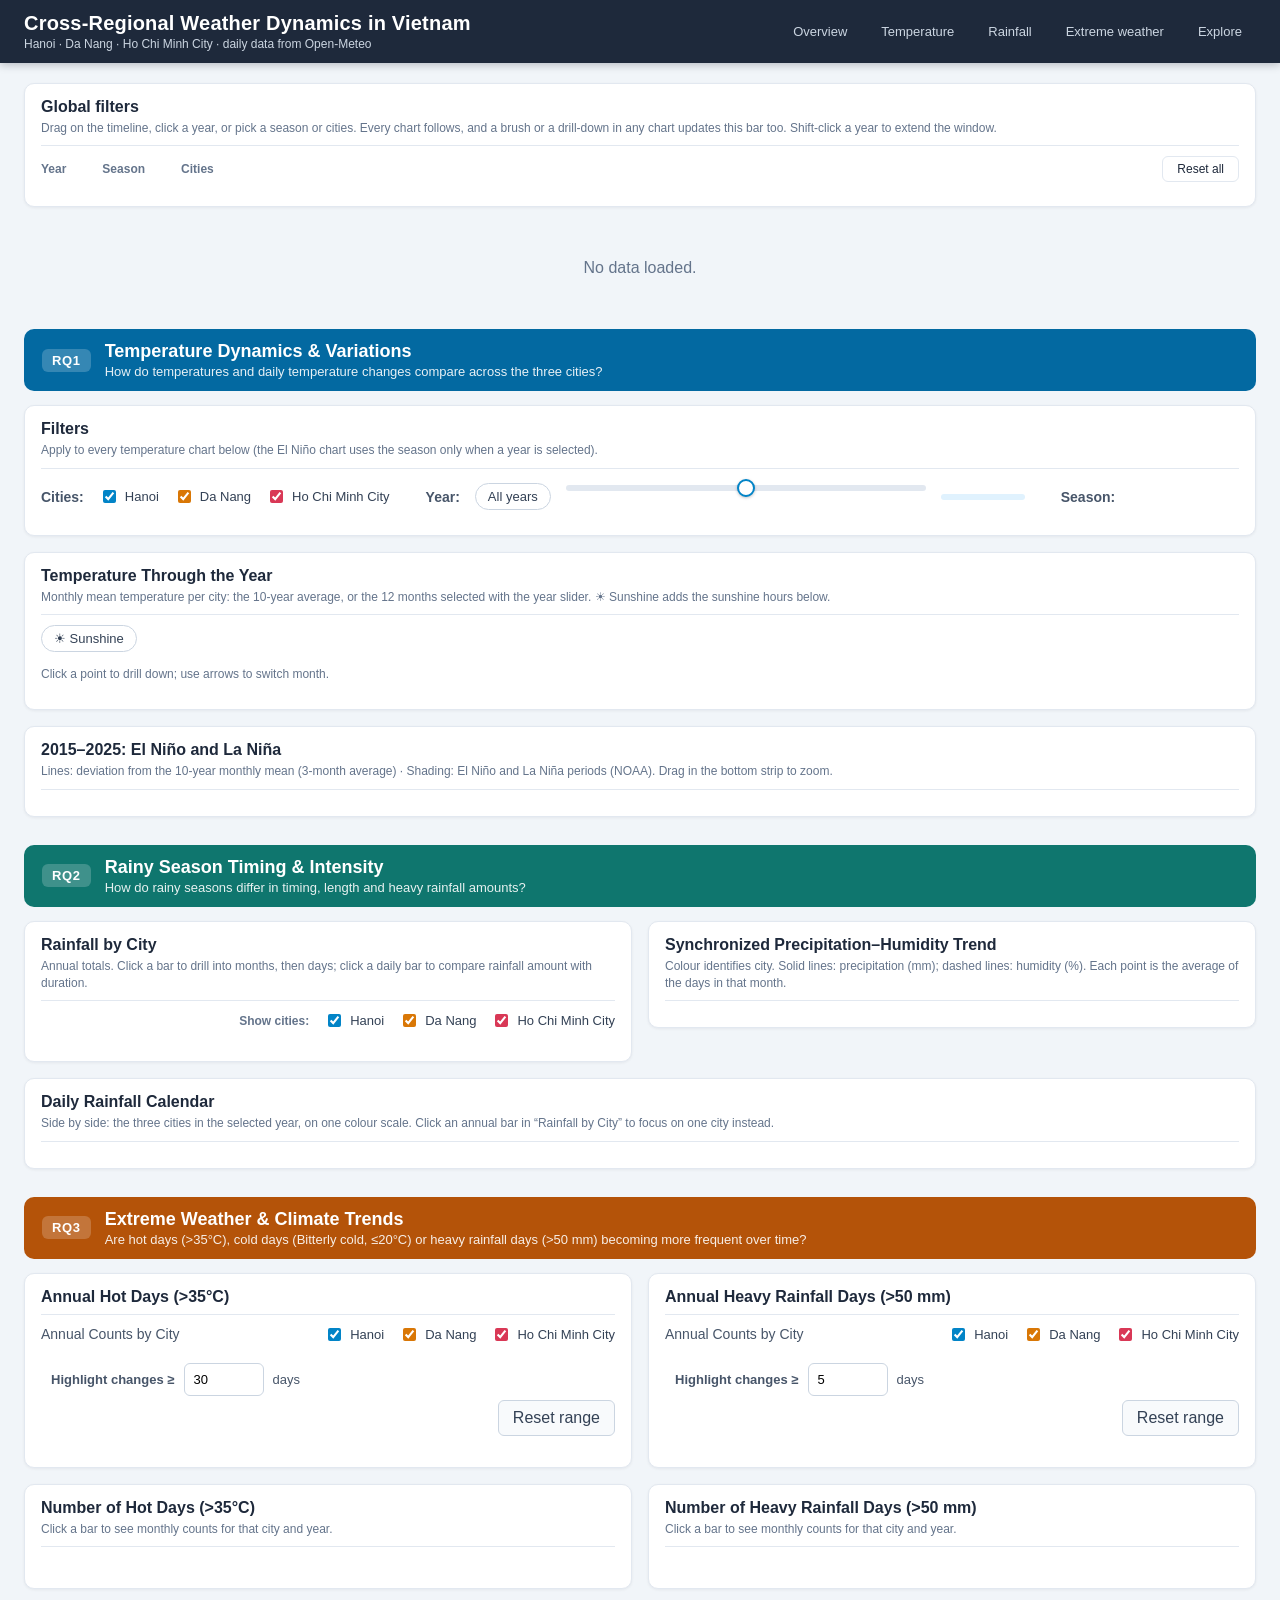
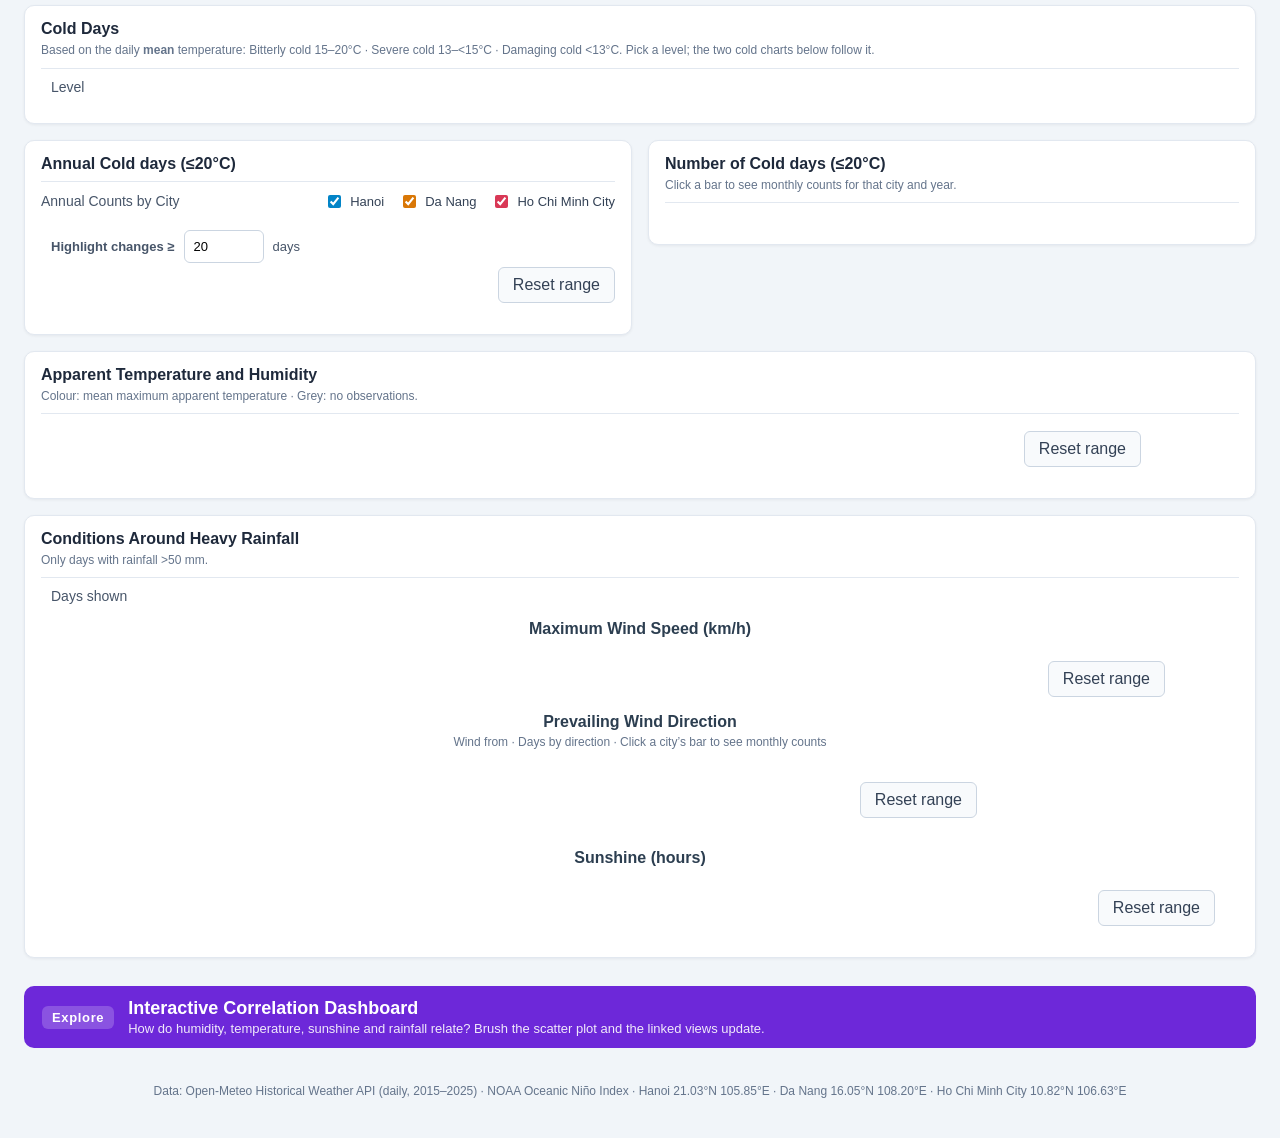
<file: index.html>
<!doctype html>
<html lang="en">
  <head>
    <meta charset="UTF-8" />
    <meta name="viewport" content="width=device-width, initial-scale=1.0" />
    <title>
      Weather Dashboard – Cross-Regional Weather Dynamics in Vietnam
    </title>
    <!-- Favicon -->
    <link rel="icon" href="assets/icons/meteorology.png" type="image/png" />
    <!-- Stylesheets: the three panels' own CSS is reused unchanged -->
    <link rel="stylesheet" href="css/style.css" />
    <link rel="stylesheet" href="css/dashboard.css" />
    <link rel="stylesheet" href="css/extremes.css" />
    <!-- Layout of this one-page dashboard (cards, KPI row, grid) -->
    <link rel="stylesheet" href="css/dashboard-page.css" />
    <link rel="stylesheet" href="css/correlation.css" />
    <!-- Load D3.js v7 -->
    <script src="https://d3js.org/d3.v7.min.js"></script>
  </head>
  <body class="dashboard-page">
    <!-- ===== Header ===== -->
    <header class="dash-header">
      <div class="dash-header-inner">
        <div class="dash-title">
          <h1>Cross-Regional Weather Dynamics in Vietnam</h1>
          <p id="dashMeta">
            Hanoi · Da Nang · Ho Chi Minh City · daily data from Open-Meteo
          </p>
        </div>
        <button
          id="dashFilterPill"
          class="dash-pill"
          type="button"
          hidden
          title="Clear all filters"
        ></button>
        <nav class="dash-nav" aria-label="Dashboard sections">
          <a href="#controls" data-spy="controls">Overview</a>
          <a href="#temperature" data-spy="temperature">Temperature</a>
          <a href="#rainfall" data-spy="rainfall">Rainfall</a>
          <a href="#extremes" data-spy="extremes">Extreme weather</a>
          <a href="#correlation" data-spy="correlation">Explore</a>
        </nav>
      </div>
    </header>

    <main class="dash">
      <!-- ===== Global filters: one shared state for every chart (js/dashboardSync.js) ===== -->
      <section id="controls" class="dash-section" aria-label="Global filters">
        <article class="card card-wide controls-card">
          <header class="card-head">
            <h3>Global filters</h3>
            <p>
              Drag on the timeline, click a year, or pick a season or cities.
              Every chart follows, and a brush or a drill-down in any chart
              updates this bar too. Shift-click a year to extend the window.
            </p>
          </header>
          <div class="gc-row">
            <div class="gc-group">
              <span class="gc-label">Year</span>
              <div id="gcYears" class="chip-row"></div>
            </div>
            <div class="gc-group">
              <span class="gc-label">Season</span>
              <div id="gcSeasons" class="chip-row"></div>
            </div>
            <div class="gc-group">
              <span class="gc-label">Cities</span>
              <div id="gcCities" class="chip-row"></div>
            </div>
            <button id="gcReset" class="extreme-reset" type="button">
              Reset all
            </button>
          </div>
          <div id="gcTimeline" class="gc-timeline"></div>
          <p id="gcSummary" class="gc-summary" aria-live="polite"></p>
        </article>
      </section>

      <!-- ===== KPI scorecard (filled by js/dashboard.js; follows the global filters) ===== -->
      <section id="kpis" class="dash-section" aria-label="Key figures by city">
        <p id="kpiScope" class="kpi-scope"></p>
        <div id="kpiRow" class="kpi-row">
          <p class="kpi-loading">Loading data…</p>
        </div>
      </section>

      <!-- ===== RQ1: Temperature ===== -->
      <section id="temperature" class="dash-section">
        <div class="band band-temperature">
          <span class="band-tag">RQ1</span>
          <div>
            <h2>Temperature Dynamics &amp; Variations</h2>
            <p>
              How do temperatures and daily temperature changes compare across
              the three cities?
            </p>
          </div>
        </div>

        <div class="dash-grid">
          <article class="card card-wide card-filters">
            <header class="card-head">
              <h3>Filters</h3>
              <p>
                Apply to every temperature chart below (the El Niño chart uses
                the season only when a year is selected).
              </p>
            </header>
            <div class="temperature-filters">
              <div class="controls temperature-filter-bar">
                <span class="view-label">Cities:</span>
                <div id="cityFilters" class="city-filters">
                  <label class="filter-label hanoi-label">
                    <input type="checkbox" value="Hanoi" checked /> Hanoi
                  </label>
                  <label class="filter-label danang-label">
                    <input type="checkbox" value="Da Nang" checked /> Da Nang
                  </label>
                  <label class="filter-label hcm-label">
                    <input type="checkbox" value="Ho Chi Minh City" checked />
                    Ho Chi Minh City
                  </label>
                </div>
              </div>
              <div class="controls temperature-filter-bar">
                <label class="view-label" for="temperatureYear">Year:</label>
                <button
                  id="temperatureAllYears"
                  class="temperature-season"
                  type="button"
                >
                  All years
                </button>
                <div id="temperatureYearSlider" class="temperature-year-slider">
                  <input type="range" id="temperatureYear" step="1" />
                  <div
                    id="temperatureYearTicks"
                    class="temperature-year-ticks"
                  ></div>
                </div>
                <output
                  id="temperatureYearValue"
                  class="temperature-year-value"
                  for="temperatureYear"
                ></output>
              </div>
              <div class="controls temperature-filter-bar">
                <span class="view-label">Season:</span>
                <div
                  id="temperatureSeasonFilter"
                  class="temperature-season-filter"
                  role="group"
                  aria-label="Season filter"
                ></div>
              </div>
            </div>
          </article>

          <article class="card card-wide">
            <header class="card-head">
              <h3>Temperature Through the Year</h3>
              <p>
                Monthly mean temperature per city: the 10-year average, or the
                12 months selected with the year slider. ☀ Sunshine adds the
                sunshine hours below.
              </p>
            </header>
            <div class="controls temperature-filter-bar">
              <button
                id="temperatureSunshineToggle"
                class="temperature-season"
                type="button"
                aria-pressed="false"
              >
                ☀ Sunshine
              </button>
            </div>
            <p class="temperature-chart-hint">
              Click a point to drill down; use arrows to switch month.
            </p>
            <nav
              id="temperatureFingerprintPath"
              class="temperature-path"
              aria-label="Drill-down path"
            ></nav>
            <div
              id="temperature-fingerprint-chart"
              class="temperature-chart"
            ></div>
            <div
              id="temperature-fingerprint-sunshine"
              class="temperature-chart temperature-sunshine-strips"
            ></div>
          </article>

          <article class="card card-wide">
            <header class="card-head">
              <h3>2015–2025: El Niño and La Niña</h3>
              <p>
                Lines: deviation from the 10-year monthly mean (3-month
                average) · Shading: El Niño and La Niña periods (NOAA). Drag in
                the bottom strip to zoom.
              </p>
            </header>
            <div
              id="temperature-timeline-chart"
              class="temperature-chart"
            ></div>
          </article>
        </div>
      </section>

      <!-- ===== RQ2: Rainfall ===== -->
      <section id="rainfall" class="dash-section">
        <div class="band band-rainfall">
          <span class="band-tag">RQ2</span>
          <div>
            <h2>Rainy Season Timing &amp; Intensity</h2>
            <p>
              How do rainy seasons differ in timing, length and heavy rainfall
              amounts?
            </p>
          </div>
        </div>

        <div class="dash-grid">
          <article class="card">
            <header class="card-head">
              <h3>Rainfall by City</h3>
              <p>
                Annual totals. Click a bar to drill into months, then days;
                click a daily bar to compare rainfall amount with duration.
              </p>
            </header>
            <div class="controls">
              <div class="controls-left">
                <button id="rainfallBackButton" class="back-btn">← Back</button>
                <span id="rainfallViewLabel" class="view-label"></span>
              </div>
              <div
                id="rainfallCityFilters"
                class="city-filters rainfall-city-filters"
                role="group"
                aria-label="Filter rainfall charts by city"
              >
                <span class="filter-group-label">Show cities:</span>
                <label class="filter-label hanoi-label">
                  <input type="checkbox" value="Hanoi" checked /> Hanoi
                </label>
                <label class="filter-label danang-label">
                  <input type="checkbox" value="Da Nang" checked /> Da Nang
                </label>
                <label class="filter-label hcm-label">
                  <input type="checkbox" value="Ho Chi Minh City" checked /> Ho
                  Chi Minh City
                </label>
              </div>
            </div>
            <div id="rainfall-chart"></div>

            <section
              id="rainfall-duration-breakdown"
              class="rainfall-duration-breakdown"
              hidden
            >
              <h3>Daily Rainfall Amount vs. Duration</h3>
              <p>
                Each point is one day in the selected month. Farther right means
                more rainfall; higher means more hours of rain. High rainfall
                over few hours suggests a brief, intense event; moderate
                rainfall over many hours suggests persistent rain. The selected
                day is highlighted.
              </p>
              <p
                id="rainfall-duration-summary"
                class="rainfall-duration-summary"
              ></p>
              <div
                id="rainfall-duration-chart"
                class="rainfall-duration-chart"
              ></div>
            </section>
          </article>

          <article class="card">
            <header class="card-head">
              <h3>Synchronized Precipitation–Humidity Trend</h3>
              <p>
                Colour identifies city. Solid lines: precipitation (mm); dashed
                lines: humidity (%). Each point is the average of the days in
                that month.
              </p>
            </header>
            <div
              id="precipitation-humidity-chart"
              class="precipitation-humidity-chart"
            ></div>
          </article>

          <article class="card card-wide">
            <header class="card-head">
              <h3>Daily Rainfall Calendar</h3>
              <p>
                Side by side: the three cities in the selected year, on one
                colour scale. Click an annual bar in “Rainfall by City” to focus
                on one city instead.
              </p>
            </header>
            <div class="rainfall-calendar-layout">
              <div id="rainfall-heatmap"></div>
              <aside id="rainfall-detail" hidden></aside>
            </div>
          </article>
        </div>
      </section>

      <!-- ===== RQ3: Extreme weather ===== -->
      <section id="extremes" class="dash-section">
        <div class="band band-extremes">
          <span class="band-tag">RQ3</span>
          <div>
            <h2>Extreme Weather &amp; Climate Trends</h2>
            <p>
              Are hot days (&gt;35°C), cold days (Bitterly cold, ≤20°C) or heavy rainfall
              days (&gt;50 mm) becoming more frequent over time?
            </p>
          </div>
        </div>

        <div class="dash-grid">
          <article class="card">
            <header class="card-head">
              <h3>Annual Hot Days (&gt;35°C)</h3>
            </header>
            <div class="controls">
              <span class="view-label">Annual Counts by City</span>
              <div id="extremeCityFilters" class="city-filters">
                <label class="filter-label hanoi-label">
                  <input type="checkbox" value="Hanoi" checked /> Hanoi
                </label>
                <label class="filter-label danang-label">
                  <input type="checkbox" value="Da Nang" checked /> Da Nang
                </label>
                <label class="filter-label hcm-label">
                  <input type="checkbox" value="Ho Chi Minh City" checked /> Ho
                  Chi Minh City
                </label>
              </div>
            </div>
            <div class="extreme-chart-layout">
              <div id="hot-days-chart" class="extreme-chart"></div>
              <div class="extreme-threshold">
                <label for="hotDaysChangeThreshold">Highlight changes ≥</label>
                <div class="extreme-threshold-value">
                  <input
                    id="hotDaysChangeThreshold"
                    type="number"
                    min="1"
                    max="366"
                    step="1"
                    value="30"
                    required
                  />
                  <span>days</span>
                </div>
              </div>
            </div>
            <div class="extreme-zoom-row">
              <div
                id="hotDaysBrush"
                class="extreme-chart extreme-overview"
              ></div>
              <button id="hotDaysResetZoom" class="extreme-reset" type="button">
                Reset range
              </button>
            </div>
            <div class="controls">
              <span
                id="hotDaysYearRange"
                class="view-label"
                aria-live="polite"
              ></span>
            </div>
          </article>

          <article class="card">
            <header class="card-head">
              <h3>Annual Heavy Rainfall Days (&gt;50 mm)</h3>
            </header>
            <div class="controls">
              <span class="view-label">Annual Counts by City</span>
              <div id="heavyRainCityFilters" class="city-filters">
                <label class="filter-label hanoi-label">
                  <input type="checkbox" value="Hanoi" checked /> Hanoi
                </label>
                <label class="filter-label danang-label">
                  <input type="checkbox" value="Da Nang" checked /> Da Nang
                </label>
                <label class="filter-label hcm-label">
                  <input type="checkbox" value="Ho Chi Minh City" checked /> Ho
                  Chi Minh City
                </label>
              </div>
            </div>
            <div class="extreme-chart-layout">
              <div id="heavy-rain-days-chart" class="extreme-chart"></div>
              <div class="extreme-threshold">
                <label for="heavyRainDaysChangeThreshold"
                  >Highlight changes ≥</label
                >
                <div class="extreme-threshold-value">
                  <input
                    id="heavyRainDaysChangeThreshold"
                    type="number"
                    min="1"
                    max="366"
                    step="1"
                    value="5"
                    required
                  />
                  <span>days</span>
                </div>
              </div>
            </div>
            <div class="extreme-zoom-row">
              <div
                id="heavyRainDaysBrush"
                class="extreme-chart extreme-overview"
              ></div>
              <button
                id="heavyRainDaysResetZoom"
                class="extreme-reset"
                type="button"
              >
                Reset range
              </button>
            </div>
            <div class="controls">
              <span
                id="heavyRainDaysYearRange"
                class="view-label"
                aria-live="polite"
              ></span>
            </div>
          </article>

          <article class="card">
            <header class="card-head">
              <h3>Number of Hot Days (&gt;35°C)</h3>
              <p>Click a bar to see monthly counts for that city and year.</p>
            </header>
            <div
              id="extremeFrequencyLegend"
              class="extreme-frequency-legend"
              role="list"
              aria-label="City colours for hot day frequency"
            ></div>
            <nav
              id="extreme-frequency-hot-path"
              class="extreme-frequency-path"
              aria-label="Hot day frequency navigation"
              hidden
            ></nav>
            <div id="extreme-frequency-hot" class="extreme-chart"></div>
          </article>

          <article class="card">
            <header class="card-head">
              <h3>Number of Heavy Rainfall Days (&gt;50 mm)</h3>
              <p>Click a bar to see monthly counts for that city and year.</p>
            </header>
            <div
              id="extremeRainFrequencyLegend"
              class="extreme-frequency-legend"
              role="list"
              aria-label="City colours for heavy rainfall frequency"
            ></div>
            <nav
              id="extreme-frequency-rain-path"
              class="extreme-frequency-path"
              aria-label="Heavy rainfall frequency navigation"
              hidden
            ></nav>
            <div id="extreme-frequency-rain" class="extreme-chart"></div>
          </article>

          <article class="card card-wide">
            <header class="card-head">
              <h3>Cold Days</h3>
              <p>
                Based on the daily <strong>mean</strong> temperature: Bitterly cold
                15–20°C · Severe cold 13–&lt;15°C · Damaging cold &lt;13°C. Pick a level;
                the two cold charts below follow it.
              </p>
            </header>
            <div class="extreme-level-toolbar">
              <span class="view-label">Level</span>
              <div id="extremeColdLevel"></div>
            </div>
          </article>

          <article class="card">
            <header class="card-head">
              <h3 id="coldTrendTitle">Annual Cold days (≤20°C)</h3>
            </header>
            <div class="controls">
              <span class="view-label">Annual Counts by City</span>
              <div id="coldCityFilters" class="city-filters">
                <label class="filter-label hanoi-label">
                  <input type="checkbox" value="Hanoi" checked /> Hanoi
                </label>
                <label class="filter-label danang-label">
                  <input type="checkbox" value="Da Nang" checked /> Da Nang
                </label>
                <label class="filter-label hcm-label">
                  <input type="checkbox" value="Ho Chi Minh City" checked /> Ho
                  Chi Minh City
                </label>
              </div>
            </div>
            <div class="extreme-chart-layout">
              <div id="cold-days-chart" class="extreme-chart"></div>
              <div class="extreme-threshold">
                <label for="coldDaysChangeThreshold">Highlight changes ≥</label>
                <div class="extreme-threshold-value">
                  <input
                    id="coldDaysChangeThreshold"
                    type="number"
                    min="1"
                    max="366"
                    step="1"
                    value="20"
                    required
                  />
                  <span>days</span>
                </div>
              </div>
            </div>
            <div class="extreme-zoom-row">
              <div
                id="coldDaysBrush"
                class="extreme-chart extreme-overview"
              ></div>
              <button
                id="coldDaysResetZoom"
                class="extreme-reset"
                type="button"
              >
                Reset range
              </button>
            </div>
            <div class="controls">
              <span
                id="coldDaysYearRange"
                class="view-label"
                aria-live="polite"
              ></span>
            </div>
          </article>

          <article class="card">
            <header class="card-head">
              <h3 id="coldFrequencyTitle">Number of Cold days (≤20°C)</h3>
              <p>Click a bar to see monthly counts for that city and year.</p>
            </header>
            <div
              id="extremeColdFrequencyLegend"
              class="extreme-frequency-legend"
              role="list"
              aria-label="City colours for cold day frequency"
            ></div>
            <nav
              id="extreme-frequency-cold-path"
              class="extreme-frequency-path"
              aria-label="Cold day frequency navigation"
              hidden
            ></nav>
            <div id="extreme-frequency-cold" class="extreme-chart"></div>
          </article>

          <article class="card card-wide">
            <header class="card-head">
              <h3 id="extreme-heat-title">Apparent Temperature and Humidity</h3>
              <p>
                Colour: mean maximum apparent temperature · Grey: no
                observations.
              </p>
            </header>
            <div class="extreme-heatmap-toolbar">
              <div
                id="extremeHeatmapCities"
                class="city-filters"
                role="group"
                aria-label="Cities for apparent temperature maps"
              ></div>
              <div
                id="extreme-heatmap-legend"
                class="extreme-chart extreme-colour-legend"
              ></div>
            </div>
            <div id="extreme-heatmap" class="extreme-heatmap-grid"></div>
            <div class="extreme-zoom-row">
              <div
                id="extremeHeatmapBrush"
                class="extreme-chart extreme-overview"
              ></div>
              <button
                id="extremeHeatmapResetRange"
                class="extreme-reset"
                type="button"
              >
                Reset range
              </button>
            </div>
            <div class="controls">
              <span
                id="extremeHeatmapYearRange"
                class="view-label"
                aria-live="polite"
              ></span>
            </div>
          </article>

          <article class="card card-wide">
            <header class="card-head">
              <h3 id="extreme-storm-title">Conditions Around Heavy Rainfall</h3>
              <p id="extreme-storm-note">Only days with rainfall &gt;50 mm.</p>
            </header>
            <div class="extreme-level-toolbar">
              <span class="view-label">Days shown</span>
              <div id="extremeEventType"></div>
            </div>
            <div id="extreme-storm-plots">
              <h4 class="extreme-chart-title">Maximum Wind Speed (km/h)</h4>
              <div
                id="extremeWindCities"
                class="city-filters"
                role="group"
                aria-label="Cities for maximum wind speed"
              ></div>
              <div id="extreme-storm-wind" class="extreme-chart"></div>
              <div class="extreme-zoom-row">
                <div
                  id="extremeWindBrush"
                  class="extreme-chart extreme-overview"
                ></div>
                <button
                  id="extremeWindResetRange"
                  class="extreme-reset"
                  type="button"
                >
                  Reset range
                </button>
              </div>
              <div class="controls">
                <span
                  id="extremeWindRange"
                  class="view-label"
                  aria-live="polite"
                ></span>
              </div>
              <h4 class="extreme-chart-title">Prevailing Wind Direction</h4>
              <p class="extreme-note">
                Wind from · Days by direction · Click a city’s bar to see
                monthly counts
              </p>
              <div class="extreme-direction-layout">
                <div
                  id="extremeStormDirectionLegend"
                  class="extreme-city-legend"
                  role="list"
                  aria-label="Wind direction colours"
                ></div>
                <div
                  id="extremeStormDirectionPath"
                  class="extreme-frequency-path"
                  aria-live="polite"
                  hidden
                ></div>
                <div id="extreme-storm-direction" class="extreme-chart"></div>
                <div class="extreme-zoom-row">
                  <div
                    id="extremeDirectionBrush"
                    class="extreme-chart extreme-overview"
                  ></div>
                  <button
                    id="extremeDirectionResetRange"
                    class="extreme-reset"
                    type="button"
                  >
                    Reset range
                  </button>
                </div>
                <div class="controls">
                  <span
                    id="extremeDirectionRange"
                    class="view-label"
                    aria-live="polite"
                  ></span>
                </div>
                <aside
                  class="extreme-direction-roses"
                  aria-label="Wind roses for the selected date range"
                >
                  <div id="extremeDirectionRoses"></div>
                </aside>
              </div>
              <h4 class="extreme-chart-title">Sunshine (hours)</h4>
              <div
                id="extremeSunshineCities"
                class="city-filters"
                role="group"
                aria-label="Cities for sunshine duration"
              ></div>
              <div id="extreme-storm-sunshine" class="extreme-chart"></div>
            </div>
            <div class="extreme-zoom-row">
              <div
                id="extremeStormBrush"
                class="extreme-chart extreme-overview"
              ></div>
              <button
                id="extremeStormResetRange"
                class="extreme-reset"
                type="button"
              >
                Reset range
              </button>
            </div>
            <div class="controls">
              <span
                id="extremeStormRange"
                class="view-label"
                aria-live="polite"
              ></span>
            </div>
          </article>
        </div>
      </section>

      <!-- ===== Linked views: scatter + distributions that share the filtered data ===== -->
      <section id="correlation" class="dash-section">
        <div class="band band-correlation">
          <span class="band-tag">Explore</span>
          <div>
            <h2>Interactive Correlation Dashboard</h2>
            <p>
              How do humidity, temperature, sunshine and rainfall relate? Brush
              the scatter plot and the linked views update.
            </p>
          </div>
        </div>
        <div id="correlationRoot"></div>
      </section>

      <footer class="dash-footer">
        Data: Open-Meteo Historical Weather API (daily, 2015–2025) · NOAA
        Oceanic Niño Index · Hanoi 21.03°N 105.85°E · Da Nang 16.05°N 108.20°E ·
        Ho Chi Minh City 10.82°N 106.63°E
      </footer>
    </main>

    <!-- Same modular scripts as index.html (tabs.js is not needed: no tabs here) -->
    <script src="js/utils.js"></script>
    <script src="js/dashboardSync.js"></script>
    <script src="js/filters.js"></script>
    <script src="js/extremes/extremeShared.js"></script>
    <script src="js/extremes/extremeTrends.js"></script>
    <script src="js/extremes/extremeFrequency.js"></script>
    <script src="js/extremes/extremeHeatmap.js"></script>
    <script src="js/extremes/extremeStormDrivers.js"></script>
    <script src="js/dataLoader.js"></script>
    <script src="js/temperature/temperatureShared.js"></script>
    <script src="js/temperature/temperatureTypicalYear.js"></script>
    <script src="js/temperature/temperatureElNino.js"></script>
    <script src="js/main.js"></script>
    <!-- Dashboard-only: shared views, global filter bar, correlation views, KPI row + nav highlight -->
    <script src="js/dashboardViews.js"></script>
    <script src="js/dashboardControls.js"></script>
    <script src="js/correlation.js"></script>
    <script src="js/dashboard.js"></script>
  </body>
</html>
</file>
<file: css/style.css>
body {
    font-family: -apple-system, BlinkMacSystemFont, "Segoe UI", Roboto, Helvetica, Arial, sans-serif;
    margin: 0;
    padding: 30px;
    background: #f4f6f8;
    color: #333;
}

.container {
    max-width: 950px;
    margin: 0 auto;
    background: #fff;
    padding: 25px;
    border-radius: 10px;
    box-shadow: 0 4px 12px rgba(0, 0, 0, 0.08);
}

h2 {
    text-align: center;
    color: #2c3e50;
    margin-bottom: 25px;
}
</file>
<file: css/dashboard.css>
:root {
    --color-hcm: #D93856;
    /* Red */
    --color-hanoi: #0284C7;
    /* Blue */
    --color-danang: #D97706;
    /* Amber */
}

.tabs {
    display: flex;
    flex-wrap: wrap;
    gap: 10px;
    margin-bottom: 25px;
}

.tab-button {
    padding: 10px 16px;
    border: 1px solid #cbd5e1;
    border-radius: 6px;
    background: #f8fafc;
    color: #334155;
    font: inherit;
    cursor: pointer;
}

.tab-button:hover {
    background: #e2e8f0;
}

.tab-button.active {
    background: #0284C7;
    border-color: #0284C7;
    color: #fff;
}

.hcm-label input {
    accent-color: var(--color-hcm);
}

.hanoi-label input {
    accent-color: var(--color-hanoi);
}

.danang-label input {
    accent-color: var(--color-danang);
}

#chart {
    display: flex;
    justify-content: center;
}

.line {
    fill: none;
    stroke-width: 2.5px;
    opacity: 0.85;
    transition: opacity 0.2s, stroke-width 0.2s;
}

.line:hover {
    opacity: 1;
    stroke-width: 3.5px;
}

.axis path,
.axis line {
    stroke: #cbd5e1;
}

.axis text {
    font-size: 12px;
    fill: #64748b;
}

.legend {
    cursor: pointer;
    font-size: 13px;
}

.dot {
    cursor: pointer;
    transition: r 0.2s;
}

.dot:hover {
    r: 6;
}

.tooltip {
    position: absolute;
    background: rgba(15, 23, 42, 0.9);
    color: #fff;
    padding: 8px 12px;
    border-radius: 4px;
    font-size: 12px;
    pointer-events: none;
    box-shadow: 0 2px 6px rgba(0, 0, 0, 0.2);
    transition: opacity 0.2s ease-in-out;
}

.controls {
    display: flex;
    justify-content: space-between;
    align-items: center;
    flex-wrap: wrap;
    gap: 15px;
    margin-bottom: 15px;
    padding: 0 10px;
}

.controls-left {
    display: flex;
    align-items: center;
    gap: 10px;
}

.back-btn {
    padding: 6px 12px;
    border-radius: 6px;
    border: 1px solid #cbd5e1;
    background: #f8fafc;
    cursor: pointer;
    font-size: 13px;
    display: none;
}

.back-btn:hover {
    background: #f1f5f9;
}

.view-label {
    font-weight: 600;
    color: #475569;
    font-size: 14px;
}

.city-filters {
    display: flex;
    gap: 15px;
    font-size: 13px;
    font-weight: 500;
    color: #334155;
}

.filter-label {
    cursor: pointer;
    display: flex;
    align-items: center;
    gap: 6px;
}

.filter-label input {
    cursor: pointer;
}

.rainfall-city-filters {
    align-items: center;
    flex-wrap: wrap;
}

.filter-group-label {
    color: #64748b;
    font-size: 12px;
    font-weight: 600;
}

#rainfall-chart {
    position: relative;
}

#rainfall-chart svg {
    display: block;
    max-width: 100%;
    height: auto;
    overflow: visible;
}

.rainfall-bar {
    transition: filter 160ms ease, opacity 160ms ease;
}

.rainfall-bar:hover,
.rainfall-bar:focus {
    filter: brightness(1.12);
    outline: none;
}

.rainfall-bar:focus-visible {
    stroke: #0f172a;
    stroke-width: 2px;
}

.rainfall-bar.is-zero {
    stroke-linejoin: round;
}

.rainfall-bar.is-selected {
    stroke: #0f172a;
    stroke-width: 2px;
}

.rainfall-hit-area {
    fill: transparent;
    cursor: pointer;
    pointer-events: all;
}

.rainfall-zero-label {
    font-size: 10px;
    font-weight: 700;
    pointer-events: none;
}

.zero-bar-note {
    fill: #64748b;
    font-size: 11px;
}

.rainfall-empty {
    min-height: 2rem;
    margin: 1rem;
    color: #64748b;
    text-align: center;
}

.rainfall-calendar-layout {
    display: flex;
    align-items: flex-start;
    gap: 24px;
}

#rainfall-heatmap {
    flex: 0 1 auto;
    min-width: 0;
}

#rainfall-heatmap svg {
    display: block;
    max-width: 100%;
    height: auto;
}

#rainfall-detail {
    box-sizing: border-box;
    flex: 0 0 280px;
    padding: 14px 16px;
    border-left: 3px solid #0284C7;
    border-radius: 6px;
    background: #f8fafc;
    color: #334155;
}

#rainfall-detail h4 {
    margin: 0 0 14px;
    color: #1e293b;
    font-size: 16px;
}

#rainfall-detail p {
    margin: 0 0 11px;
    font-size: 14px;
    line-height: 1.45;
}

.rainfall-calendar-layout.detail-below {
    flex-direction: column;
    gap: 12px;
}

.rainfall-calendar-layout.detail-below #rainfall-heatmap {
    width: 100%;
}

.rainfall-calendar-layout.detail-below #rainfall-detail {
    flex: 0 1 auto;
    width: 100%;
    border-top: 3px solid #0284C7;
    border-left: 0;
}

.rainfall-tooltip {
    z-index: 1000;
    max-width: 240px;
    line-height: 1.5;
}

.rainfall-duration-breakdown {
    margin: 24px 10px;
    padding: 18px 12px;
    border: 1px solid #e2e8f0;
    border-radius: 8px;
    background: #f8fafc;
}

.rainfall-duration-breakdown h3 {
    margin: 0 0 8px;
    color: #2c3e50;
    font-size: 16px;
    text-align: center;
}

.rainfall-duration-breakdown>p {
    max-width: 760px;
    margin: 8px auto;
    color: #64748b;
    font-size: 13px;
    line-height: 1.5;
    text-align: center;
}

.rainfall-duration-summary {
    color: #334155 !important;
    font-weight: 600;
}

.rainfall-duration-chart svg {
    display: block;
    max-width: 100%;
    height: auto;
    overflow: visible;
}

.rainfall-duration-point {
    cursor: pointer;
    transition: fill-opacity 140ms ease, r 140ms ease;
}

.rainfall-duration-point:hover,
.rainfall-duration-point:focus-visible {
    stroke: #0f172a;
    stroke-width: 2px;
    outline: none;
}

.tooltip-period {
    color: #cbd5e1;
}

.chart-description {
    max-width: 760px;
    margin: -5px auto 12px;
    color: #64748b;
    font-size: 13px;
    line-height: 1.5;
    text-align: center;
}

.precipitation-humidity-chart svg {
    display: block;
    max-width: 100%;
    height: auto;
    overflow: visible;
}

.precipitation-line,
.humidity-line {
    transition: opacity 180ms ease, stroke-width 180ms ease;
}

.precipitation-humidity-hit {
    fill: transparent;
    pointer-events: all;
}

.precipitation-humidity-legend {
    fill: #475569;
    font-size: 12px;
}

.humidity-axis text {
    fill: #64748b;
}

#rainfall-heatmap .rainfall-day {
    transition: stroke 140ms ease, stroke-width 140ms ease;
}

#rainfall-heatmap .rainfall-day:hover {
    stroke: #0f172a;
    stroke-width: 2px;
}

.extreme-chart-title {
    text-align: center;
    color: #2c3e50;
    font-size: 16px;
    margin: 25px 0 15px;
}

.extreme-chart svg {
    display: block;
    max-width: 100%;
    height: auto;
}

.extreme-chart .dot {
    cursor: default;
}

.temperature-chart-title {
    text-align: center;
    color: #2c3e50;
    font-size: 16px;
    margin: 35px 0 4px;
}

.temperature-chart-note {
    text-align: center;
    color: #64748b;
    font-size: 12px;
    margin: 0 0 10px;
}

.temperature-chart svg {
    display: block;
    max-width: 100%;
    height: auto;
}

/* Year slider with clickable labels ("All", '15 … '25) */
.temperature-year-slider {
    display: flex;
    flex-direction: column;
    width: 360px;
    max-width: 100%;
}

.temperature-year-slider input[type="range"] {
    -webkit-appearance: none;
    appearance: none;
    width: 100%;
    height: 6px;
    margin: 6px 0;
    border-radius: 999px;
    background: linear-gradient(to right, #0284c7 var(--fill, 0%), #e2e8f0 var(--fill, 0%));
    cursor: pointer;
    outline: none;
}

.temperature-year-slider input[type="range"]::-webkit-slider-thumb {
    -webkit-appearance: none;
    width: 18px;
    height: 18px;
    border: 2px solid #0284c7;
    border-radius: 50%;
    background: #fff;
    box-shadow: 0 1px 3px rgba(15, 23, 42, 0.25);
    transition: transform 0.15s, box-shadow 0.15s;
}

.temperature-year-slider input[type="range"]:hover::-webkit-slider-thumb {
    transform: scale(1.15);
}

.temperature-year-slider input[type="range"]:focus-visible::-webkit-slider-thumb {
    box-shadow: 0 0 0 4px rgba(2, 132, 199, 0.2);
}

/* Each year label sits at the January of its year (its position is set in temperatureShared.js) */
.temperature-year-ticks {
    position: relative;
    height: 16px;
    margin-top: 2px;
}

.temperature-year-ticks button {
    position: absolute;
    transform: translateX(-50%);
    width: 26px;
    padding: 0;
    border: none;
    background: none;
    color: #64748b;
    font-size: 11px;
    cursor: pointer;
}

/* While "All years" is active the slider is grey. */
.temperature-year-slider.inactive input[type="range"] {
    background: #e2e8f0;
}

.temperature-year-slider.inactive input[type="range"]::-webkit-slider-thumb {
    border-color: #94a3b8;
}

.temperature-year-ticks button:hover {
    color: #0284c7;
}

.temperature-year-ticks button.active {
    color: #0284c7;
    font-weight: 700;
}

/* Buttons left and right of the year slider, one step back or forward */
.temperature-step-button {
    width: 28px;
    height: 28px;
    padding: 0;
    border: 1px solid #cbd5e1;
    border-radius: 50%;
    background: #fff;
    color: #334155;
    font-size: 16px;
    line-height: 1;
    cursor: pointer;
}

.temperature-step-button:hover:not(:disabled) {
    border-color: #0284c7;
    color: #0284c7;
}

.temperature-step-button:disabled {
    opacity: 0.4;
    cursor: default;
}

.temperature-year-value {
    min-width: 64px;
    padding: 3px 10px;
    border-radius: 999px;
    background: #e0f2fe;
    color: #0369a1;
    font-size: 13px;
    font-weight: 600;
    text-align: center;
}

.temperature-filter-bar {
    justify-content: flex-start;
}

.temperature-filters {
    margin-bottom: 20px;
    padding: 6px 0 4px;
    border-bottom: 2px solid #e2e8f0;
}

.temperature-filters .controls {
    margin-bottom: 8px;
}

.temperature-filters-note {
    text-align: left;
    padding: 0 10px;
}

.temperature-season-filter {
    display: flex;
    flex-wrap: wrap;
    gap: 8px;
}

.temperature-season {
    padding: 5px 12px;
    border: 1px solid #cbd5e1;
    border-radius: 999px;
    background: #fff;
    color: #334155;
    font: inherit;
    font-size: 13px;
    cursor: pointer;
}

.temperature-season:hover {
    background: #f1f5f9;
}

.temperature-season.active {
    border-color: #2c3e50;
    background: #2c3e50;
    color: #fff;
}

/* Sunshine strips below "Temperature Through the Year", folded out with the "☀ Sunshine" button */
.temperature-sunshine-strips {
    max-height: 0;
    overflow: hidden;
    transition: max-height 0.45s ease;
}

.temperature-sunshine-strips.open {
    max-height: 400px;
}

/* Drill-down path of "Temperature Through the Year", e.g. "All years › April › 2019" */
.temperature-path {
    display: flex;
    align-items: center;
    gap: 6px;
    margin: 4px 0 8px;
    font-size: 14px;
}

.temperature-path-step {
    padding: 0;
    border: none;
    background: none;
    color: #0284c7;
    font-size: inherit;
    cursor: pointer;
}

.temperature-path-step:hover {
    text-decoration: underline;
}

.temperature-path-sep {
    color: #94a3b8;
}

.temperature-path-current {
    font-weight: 600;
    color: #334155;
}

/* Previous / next month in the day view */
.temperature-path-arrow {
    padding: 2px 10px;
    border: 1px solid #cbd5e1;
    border-radius: 999px;
    background: #fff;
    color: #334155;
    font-size: 12px;
    cursor: pointer;
}

.temperature-path-arrow-first {
    margin-left: 12px;
}

.temperature-path-arrow:hover:not(:disabled) {
    border-color: #0284c7;
    color: #0284c7;
}

.temperature-path-arrow:disabled {
    opacity: 0.4;
    cursor: default;
}

@media (max-width: 760px) {
    .rainfall-calendar-layout {
        flex-direction: column;
    }

    #rainfall-heatmap {
        width: 100%;
    }

    #rainfall-detail {
        flex: 1 1 auto;
        width: 100%;
        border-top: 3px solid #0284C7;
        border-left: 0;
    }
}

@media (prefers-reduced-motion: reduce) {
    .rainfall-bar,
    .rainfall-duration-point,
    .precipitation-line,
    .humidity-line,
    #rainfall-heatmap .rainfall-day {
        transition: none;
    }
}

/* Badge next to the month arrows when the season filter limits them */
.temperature-path-badge {
    padding: 2px 8px;
    border-radius: 999px;
    background: #fef3c7;
    color: #92400e;
    font-size: 11px;
}

/* One-line usage hint above "Temperature Through the Year" */
.temperature-chart-hint {
    margin: 0 0 4px;
    color: #64748b;
    font-size: 12px;
}
</file>
<file: css/extremes.css>
#extremes .view-label {
    font-weight: 400;
}

#extremes .city-filters,
#extremes .extreme-frequency-legend,
#extremes .extreme-city-legend {
    justify-content: flex-start;
    align-items: center;
    flex-wrap: wrap;
    margin: 8px 10px 15px;
}

#extremes .controls>.city-filters {
    margin: 0;
}

#extremes .extreme-chart-title,
#extremes .extreme-heatmap-card h4 {
    text-align: center;
    color: #2c3e50;
    font-size: 16px;
    font-weight: 700;
    margin: 35px 0 4px;
}

#extremes .extreme-change-marker {
    fill: none;
    stroke-width: 2;
    pointer-events: none;
}

#extremes .extreme-change-label {
    font-size: 12px;
    font-weight: 600;
    paint-order: stroke;
    stroke: #fff;
    stroke-width: 4;
    stroke-linejoin: round;
    pointer-events: none;
}

#extremes .extreme-note {
    text-align: center;
    color: #64748b;
    font-size: 12px;
    margin: 0 0 10px;
}

#extremes .extreme-chart-layout,
#extremes .extreme-zoom-row {
    display: flex;
    align-items: center;
    gap: 16px;
}

#extremes .extreme-chart-layout>.extreme-chart,
#extremes .extreme-overview {
    flex: 1;
    min-width: 0;
}

#extremes .extreme-threshold {
    flex: 0 0 155px;
    color: #475569;
    font-size: 13px;
}

#extremes .extreme-threshold label {
    display: block;
    margin-bottom: 8px;
    font-weight: 600;
}

#extremes .extreme-threshold-value {
    display: flex;
    align-items: center;
    gap: 8px;
    margin-bottom: 8px;
}

#extremes .extreme-threshold input {
    box-sizing: border-box;
    width: 80px;
    padding: 8px;
    border: 1px solid #cbd5e1;
    border-radius: 6px;
    font: inherit;
}

#extremes .extreme-threshold input:invalid {
    border-color: #b91c1c;
}

@media (max-width: 640px) {
    #extremes .extreme-chart-layout {
        flex-direction: column;
        align-items: stretch;
    }

    #extremes .extreme-threshold {
        flex-basis: auto;
        align-self: flex-end;
        margin-bottom: 12px;
    }
}

#extremes .extreme-reset {
    flex-shrink: 0;
    padding: 8px 14px;
    border: 1px solid #cbd5e1;
    border-radius: 6px;
    background: #f8fafc;
    color: #334155;
    font: inherit;
    cursor: pointer;
}

#extremes .extreme-reset:hover {
    background: #e2e8f0;
}

#extremes .extreme-brush .selection {
    fill: #0284c7;
    fill-opacity: 0.15;
    stroke: #0284c7;
}

#extremes .extreme-brush .handle {
    fill: #0284c7;
    fill-opacity: 0.85;
    stroke: #fff;
    stroke-width: 1;
    cursor: ew-resize;
}

#extremes .extreme-brush .handle:hover {
    fill: #0369a1;
    fill-opacity: 1;
}

#extremes .extreme-analysis {
    margin-top: 35px;
}

#extremes .extreme-grid line {
    stroke: #e2e8f0;
    stroke-dasharray: 4 4;
}

#extremes .extreme-axis-label {
    fill: #475569;
    font-size: 12px;
}

#extremes .extreme-heatmap-cell {
    stroke: #fff;
    stroke-width: 1;
    vector-effect: non-scaling-stroke;
}

#extremes .extreme-frequency-item:hover .extreme-frequency-bar,
#extremes .extreme-frequency-item:focus .extreme-frequency-bar,
#extremes .extreme-heatmap-cell:hover,
#extremes .extreme-wind-day[data-active="true"] .extreme-wind-dot,
#extremes .extreme-sunshine-day[data-active="true"] .extreme-sunshine-dot {
    stroke: #0f172a;
    stroke-width: 2;
}

#extremes .extreme-zero-bar {
    stroke-dasharray: 2 2;
}

#extremes .extreme-frequency-value {
    font-size: 11px;
    pointer-events: none;
}

#extremes .extreme-frequency-item[role="button"],
#extremes .extreme-direction-bar {
    cursor: pointer;
}

#extremes .extreme-frequency-legend,
#extremes .extreme-city-legend {
    display: flex;
    gap: 15px;
    color: #334155;
    font-size: 13px;
}

#extremes .extreme-frequency-legend-item,
#extremes .extreme-city-legend-item {
    display: inline-flex;
    align-items: center;
    gap: 6px;
}

#extremes .extreme-frequency-swatch,
#extremes .extreme-city-swatch {
    width: 10px;
    height: 10px;
    border-radius: 2px;
}

#extremes .extreme-frequency-path {
    margin: 4px 10px 8px;
    font-size: 14px;
}

#extremes .extreme-frequency-path:not([hidden]) {
    display: flex;
    align-items: center;
    flex-wrap: wrap;
    gap: 6px;
}

#extremes .extreme-path-step {
    padding: 5px 12px;
    border: 1px solid #cbd5e1;
    border-radius: 999px;
    background: #fff;
    color: #334155;
    font: inherit;
    font-size: 13px;
    cursor: pointer;
}

#extremes .extreme-path-step:hover {
    border-color: #0284c7;
    color: #0284c7;
}

#extremes .extreme-path-step:focus-visible {
    outline: 2px solid #0284c7;
    outline-offset: 2px;
}

#extremes .extreme-path-sep {
    color: #94a3b8;
}

#extremes .extreme-path-current {
    color: #334155;
    font-weight: 600;
}

#extremes .extreme-colour-legend {
    max-width: 500px;
    margin: 12px 10px;
}

#extremes .extreme-heatmap-grid {
    display: grid;
    grid-template-columns: repeat(auto-fit, minmax(min(260px, 100%), 1fr));
    gap: 16px;
}

#extremes .extreme-heatmap-toolbar {
    display: flex;
    align-items: flex-start;
    justify-content: flex-start;
    flex-wrap: wrap;
    gap: 8px 20px;
    margin: 12px 10px 0;
}

#extremes .extreme-heatmap-toolbar .city-filters {
    flex: 0 1 auto;
    margin: 0;
    padding-top: 5px;
}

#extremes .extreme-heatmap-toolbar .extreme-colour-legend {
    flex: 0 1 500px;
    min-width: 0;
    max-width: 100%;
    margin: 0;
}

#extremes .extreme-heatmap-card h4 {
    margin: 8px 0 4px;
}

#extremes .extreme-heatmap-card svg {
    margin: 0 auto;
}

#extremes .extreme-storm-guide {
    stroke: #64748b;
    stroke-width: 1.5;
    stroke-dasharray: 4 4;
    pointer-events: none;
}

#extremes .extreme-wind-line,
#extremes .extreme-sunshine-line {
    stroke-linejoin: round;
    stroke-linecap: round;
    pointer-events: none;
}

#extremes .extreme-missing-value {
    font-size: 13px;
    pointer-events: none;
}

#extremes .extreme-wind-day:focus,
#extremes .extreme-sunshine-day:focus,
#extremes .extreme-direction-bar:focus-visible,
#extremes .extreme-direction-month:focus-visible,
#extremes .extreme-rose-hit:focus-visible {
    outline: 2px solid #0284c7;
    outline-offset: 3px;
}

#extremes #extreme-storm-plots .extreme-chart-title {
    margin-top: 16px;
}

#extremes .extreme-direction-layout {
    display: grid;
    grid-template-columns: minmax(0, 1fr) 220px;
    align-items: stretch;
    gap: 0 18px;
}

#extremes .extreme-direction-layout> :not(.extreme-direction-roses) {
    grid-column: 1;
    min-width: 0;
}

#extremes .extreme-direction-roses {
    grid-column: 2;
    grid-row: 1 / 6;
    position: relative;
    min-height: 0;
}

#extremes .extreme-direction-roses:has([data-view="detail"]) {
    grid-row: 3;
}

#extremes #extremeDirectionRoses {
    position: absolute;
    inset: 0;
    display: grid;
    grid-template-rows: repeat(3, minmax(0, 1fr));
    gap: 8px;
}

#extremes .extreme-rose-card {
    display: grid;
    grid-template-rows: auto minmax(0, 1fr) auto;
    min-height: 0;
}

#extremes .extreme-rose-card .extreme-chart {
    min-height: 0;
}

#extremes #extremeDirectionRoses[data-view="detail"] {
    /* Midpoint of the monthly plot: y=22 to y=345 in its 400px SVG. */
    top: 45.875%;
    bottom: auto;
    transform: translateY(-50%);
    grid-template-rows: auto;
}

#extremes #extremeDirectionRoses[data-view="detail"] .extreme-rose-card {
    grid-template-rows: auto 210px auto;
}

#extremes .extreme-rose-card h5 {
    margin: 0;
    text-align: center;
    font-size: 13px;
}

#extremes .extreme-rose-card svg {
    width: 100%;
    height: 100%;
    margin: 0 auto;
}

#extremes .extreme-rose-total {
    margin: 0;
    text-align: center;
    color: #475569;
    font-size: 11px;
}

@media (max-width: 1000px) {
    #extremes .extreme-direction-layout {
        grid-template-columns: minmax(0, 1fr);
    }

    #extremes .extreme-direction-roses,
    #extremes .extreme-direction-roses:has([data-view="detail"]) {
        grid-column: 1;
        grid-row: auto;
        margin-top: 18px;
    }

    #extremes #extremeDirectionRoses {
        position: static;
        grid-template-columns: repeat(3, minmax(0, 1fr));
        grid-template-rows: auto;
    }

    #extremes #extremeDirectionRoses[data-view="detail"] {
        grid-template-columns: minmax(0, 1fr);
        transform: none;
    }

    #extremes #extremeDirectionRoses[data-view="detail"] .extreme-rose-card {
        grid-template-rows: auto auto auto;
        max-width: 260px;
        width: 100%;
        justify-self: center;
    }

    #extremes .extreme-rose-card svg {
        height: auto;
    }
}

@media (max-width: 540px) {
    #extremes #extremeDirectionRoses {
        grid-template-columns: minmax(0, 1fr);
    }

    #extremes .extreme-rose-card {
        max-width: 260px;
        width: 100%;
        justify-self: center;
    }
}

#extremes .extreme-direction-segment,
#extremes .extreme-rose-petal {
    stroke: #fff;
    stroke-width: 0.7;
}

#extremes .extreme-direction-bar:hover .extreme-direction-segment,
#extremes .extreme-direction-bar:focus .extreme-direction-segment,
#extremes .extreme-direction-month:hover .extreme-direction-segment,
#extremes .extreme-direction-month:focus .extreme-direction-segment,
#extremes .extreme-rose-petal[data-active="true"] {
    stroke: #0f172a;
    stroke-width: 1.4;
}

#extremes .extreme-direction-total {
    fill: #475569;
    font-size: 10px;
    pointer-events: none;
}

#extremes .extreme-direction-city {
    font-size: 9px;
    font-weight: 600;
}

#extremes .extreme-rose-ring,
#extremes .extreme-rose-spoke {
    stroke: #cbd5e1;
    stroke-width: 1;
}

#extremes .extreme-rose-compass {
    fill: #334155;
    font-size: 13px;
    font-weight: 600;
}

#extremes .extreme-rose-tick {
    fill: #334155;
    stroke: #fff;
    stroke-width: 3px;
    paint-order: stroke;
    font-size: 10px;
    pointer-events: none;
}



/* ===== Cold days: level selector and the "days shown" switch ===== */
#extremes .extreme-level-toolbar {
    display: flex;
    flex-wrap: wrap;
    align-items: center;
    gap: 8px 12px;
    margin: 0 0 12px;
    padding: 0 10px;
}

#extremes .extreme-segment {
    flex-wrap: wrap;
    border-radius: 12px;
}

#extremes .extreme-segment button {
    font-size: 12.5px;
}
</file>
<file: css/dashboard-page.css>
/* Layout for dashboard.html only.
   Chart styling stays in dashboard.css / extremes.css (unchanged); this file
   only places the panels' charts into a one-page card grid. */

:root {
    --dash-bg: #f1f5f9;
    --dash-card: #ffffff;
    --dash-border: #e2e8f0;
    --dash-ink: #1e293b;
    --dash-muted: #64748b;
    --band-temperature: #0369a1;
    --band-rainfall: #0f766e;
    --band-extremes: #b45309;
}

html {
    scroll-padding-top: 90px;
}

body.dashboard-page {
    padding: 0;
    background: var(--dash-bg);
}

/* ---------- Header ---------- */
.dash-header {
    position: sticky;
    top: 0;
    z-index: 50;
    background: #1e293b;
    color: #fff;
    box-shadow: 0 2px 8px rgba(15, 23, 42, 0.25);
}

.dash-header-inner {
    display: flex;
    align-items: center;
    justify-content: space-between;
    flex-wrap: wrap;
    gap: 8px 24px;
    max-width: 1560px;
    margin: 0 auto;
    padding: 12px 24px;
}

.dash-title h1 {
    margin: 0;
    font-size: 20px;
    font-weight: 700;
    letter-spacing: 0.01em;
}

.dash-title p {
    margin: 2px 0 0;
    color: #cbd5e1;
    font-size: 12px;
}

.dash-nav {
    display: flex;
    flex-wrap: wrap;
    gap: 6px;
}

.dash-nav a {
    padding: 6px 14px;
    border-radius: 999px;
    color: #cbd5e1;
    font-size: 13px;
    text-decoration: none;
}

.dash-nav a:hover {
    background: rgba(255, 255, 255, 0.12);
    color: #fff;
}

.dash-nav a.active {
    background: #0284C7;
    color: #fff;
}

/* ---------- Page ---------- */
.dash {
    max-width: 1560px;
    margin: 0 auto;
    padding: 20px 24px 40px;
}

.dash-section {
    margin-bottom: 28px;
    scroll-margin-top: 80px;
}

/* ---------- KPI row ---------- */
.kpi-row {
    display: grid;
    grid-template-columns: repeat(3, minmax(0, 1fr));
    gap: 16px;
}

.kpi-loading {
    grid-column: 1 / -1;
    margin: 0;
    padding: 24px;
    color: var(--dash-muted);
    text-align: center;
}

.kpi-city {
    padding: 14px 16px 16px;
    border: 1px solid var(--dash-border);
    border-top: 4px solid var(--kpi-color);
    border-radius: 10px;
    background: var(--dash-card);
    box-shadow: 0 1px 3px rgba(15, 23, 42, 0.06);
}

.kpi-city header {
    display: flex;
    align-items: baseline;
    justify-content: space-between;
    gap: 8px;
    margin-bottom: 12px;
}

.kpi-city h2 {
    margin: 0;
    color: var(--kpi-color);
    font-size: 17px;
    text-align: left;
}

.kpi-city header span {
    color: var(--dash-muted);
    font-size: 11px;
}

.kpi-stats {
    display: grid;
    grid-template-columns: repeat(3, minmax(0, 1fr));
    gap: 12px 10px;
    margin: 0;
}

.kpi-stat dt {
    color: var(--dash-muted);
    font-size: 11px;
    line-height: 1.3;
}

.kpi-stat dd {
    margin: 2px 0 0;
    color: var(--dash-ink);
    font-size: 22px;
    font-weight: 700;
    line-height: 1.1;
    font-variant-numeric: tabular-nums;
}

.kpi-stat dd small {
    margin-left: 2px;
    color: var(--dash-muted);
    font-size: 11px;
    font-weight: 500;
}

.kpi-trend {
    display: block;
    margin-top: 3px;
    font-size: 11px;
    font-weight: 600;
}

.kpi-trend.up {
    color: #b91c1c;
}

.kpi-trend.down {
    color: #0369a1;
}

.kpi-trend.flat {
    color: var(--dash-muted);
}

/* ---------- Section bands (one per research question) ---------- */
.band {
    display: flex;
    align-items: center;
    gap: 14px;
    margin-bottom: 14px;
    padding: 12px 18px;
    border-radius: 10px;
    background: var(--band);
    color: #fff;
}

.band-temperature {
    --band: var(--band-temperature);
}

.band-rainfall {
    --band: var(--band-rainfall);
}

.band-extremes {
    --band: var(--band-extremes);
}

.band-tag {
    padding: 4px 10px;
    border-radius: 6px;
    background: rgba(255, 255, 255, 0.2);
    font-size: 13px;
    font-weight: 700;
    letter-spacing: 0.05em;
}

.band h2 {
    margin: 0;
    color: #fff;
    font-size: 18px;
    text-align: left;
}

.band p {
    margin: 2px 0 0;
    font-size: 13px;
    opacity: 0.9;
}

/* ---------- Card grid ---------- */
.dash-grid {
    display: grid;
    grid-template-columns: repeat(2, minmax(0, 1fr));
    gap: 16px;
    align-items: start;
}

.card {
    min-width: 0;
    padding: 14px 16px 16px;
    border: 1px solid var(--dash-border);
    border-radius: 10px;
    background: var(--dash-card);
    box-shadow: 0 1px 3px rgba(15, 23, 42, 0.06);
}

.card-wide {
    grid-column: 1 / -1;
}

.card-head {
    margin-bottom: 10px;
    padding-bottom: 8px;
    border-bottom: 1px solid var(--dash-border);
}

.card-head h3 {
    margin: 0;
    color: var(--dash-ink);
    font-size: 16px;
    font-weight: 700;
}

.card-head p {
    margin: 4px 0 0;
    color: var(--dash-muted);
    font-size: 12px;
    line-height: 1.45;
}

.card-filters .temperature-filters {
    margin-bottom: 0;
    padding: 0;
    border-bottom: 0;
    display: flex;
    flex-wrap: wrap;
    gap: 4px 36px;
}

.card-filters .temperature-filters .controls {
    margin-bottom: 4px;
}

/* The panels' own titles/margins were written for a long page; tighten them in cards. */
.card h3.extreme-chart-title,
.card h4.extreme-chart-title {
    margin-top: 0;
}

#extremes .card #extreme-storm-plots .extreme-chart-title {
    margin-top: 16px;
}

#extremes .card .extreme-chart-title {
    margin-top: 0;
}

.card .controls {
    padding: 0;
}

.card .rainfall-duration-breakdown {
    margin: 16px 0 0;
}

/* Heavy panels: let the card use the extra width instead of the old 950px column. */
.card .rainfall-calendar-layout {
    justify-content: flex-start;
}

/* Threshold box goes under the line chart so the chart can use the full card width. */
#extremes .card .extreme-chart-layout {
    flex-direction: column;
    align-items: stretch;
    gap: 4px;
}

#extremes .card .extreme-threshold {
    display: flex;
    align-items: center;
    flex: 0 0 auto;
    gap: 10px;
    margin: 0 0 4px 10px;
}

#extremes .card .extreme-threshold label {
    margin: 0;
}

#extremes .card .extreme-threshold-value {
    margin: 0;
}

/* Charts are drawn 850px wide; in full-width cards keep them together and centred. */
.card-wide .temperature-chart {
    max-width: 1000px;
    margin: 0 auto;
}

#extremes .card-wide #extreme-storm-plots,
#extremes .card-wide #extreme-storm-plots+.extreme-zoom-row,
#extremes .card-wide #extreme-storm-plots+.extreme-zoom-row+.controls {
    max-width: 1150px;
    margin-left: auto;
    margin-right: auto;
}

#extremes .card-wide .extreme-zoom-row {
    max-width: 1100px;
}

/* Placeholder shown by the calendar until a bar is clicked. */
.card #rainfall-heatmap>p {
    margin: 0;
    padding: 14px 0;
    color: var(--dash-muted);
    font-size: 13px;
}

.dash-footer {
    padding: 8px 0 0;
    color: var(--dash-muted);
    font-size: 12px;
    text-align: center;
}

/* ---------- Responsive ---------- */
@media (max-width: 1100px) {
    .dash-grid {
        grid-template-columns: minmax(0, 1fr);
    }

    .kpi-row {
        grid-template-columns: minmax(0, 1fr);
    }
}

@media (max-width: 600px) {
    .dash {
        padding: 12px;
    }

    .dash-header-inner {
        padding: 10px 12px;
    }

    .kpi-stats {
        grid-template-columns: repeat(2, minmax(0, 1fr));
    }
}

/* ---------- Global filter bar (js/dashboardControls.js) ---------- */
.dash-pill {
    padding: 5px 12px;
    border: 1px solid #38bdf8;
    border-radius: 999px;
    background: rgba(56, 189, 248, 0.15);
    color: #e0f2fe;
    font-size: 12px;
    cursor: pointer;
}

.dash-pill:hover {
    background: rgba(56, 189, 248, 0.3);
}

.dash-pill[hidden] {
    display: none;
}

.gc-row {
    display: flex;
    flex-wrap: wrap;
    align-items: center;
    gap: 10px 28px;
    margin-bottom: 8px;
}

.gc-group {
    display: flex;
    align-items: center;
    gap: 8px;
}

.gc-label {
    color: var(--dash-muted);
    font-size: 12px;
    font-weight: 600;
}

.chip-row {
    display: flex;
    flex-wrap: wrap;
    gap: 4px;
}

.chip {
    padding: 4px 10px;
    border: 1px solid var(--dash-border);
    border-radius: 999px;
    background: #fff;
    color: var(--dash-ink);
    font-size: 12px;
    cursor: pointer;
}

.chip:hover {
    border-color: #94a3b8;
}

.chip.active {
    border-color: #0284C7;
    background: #0284C7;
    color: #fff;
}

.chip-city {
    border-color: var(--chip-color);
    color: var(--chip-color);
}

.chip-city.active {
    background: var(--chip-color);
    border-color: var(--chip-color);
    color: #fff;
}

.gc-timeline svg {
    display: block;
    width: 100%;
    height: auto;
}

.gc-summary {
    margin: 4px 0 0;
    color: var(--dash-muted);
    font-size: 12px;
}

.kpi-scope {
    margin: 0 0 8px;
    color: var(--dash-muted);
    font-size: 12px;
}

.kpi-city.is-off {
    opacity: 0.4;
}

.band-correlation {
    --band: #6d28d9;
}

/* Calendar side by side */
.calendar-compare-note {
    margin: 0 0 6px;
    color: var(--dash-muted);
    font-size: 12px;
}

.calendar-compare .rainfall-day.compare-hover {
    stroke: #0f172a;
    stroke-width: 1.5;
}

.rainfall-calendar-layout svg.calendar-compare {
    max-width: 100%;
    height: auto;
}

#gcReset {
    margin-left: auto;
    padding: 5px 14px;
    border: 1px solid var(--dash-border);
    border-radius: 6px;
    background: #fff;
    color: var(--dash-ink);
    font-size: 12px;
    cursor: pointer;
}

#gcReset:hover {
    background: #f1f5f9;
}
</file>
<file: css/correlation.css>
/* Advanced Interactive Analytics (js/correlation.js). Cards reuse .card / .card-head from dashboard-page.css. */

.corr-grid {
    display: grid;
    grid-template-columns: minmax(0, 1.75fr) minmax(0, 1fr);
    gap: 16px;
    align-items: start;
}

.corr-grid .card-wide {
    grid-column: 1 / -1;
}

.corr-note {
    margin: 0 0 8px;
    color: #64748b;
    font-size: 12px;
}

.corr-scatter {
    position: relative;
    width: 100%;
    max-width: 850px;
    margin: 0 auto;
    aspect-ratio: 850 / 480;
}

.corr-scatter canvas,
.corr-scatter svg {
    position: absolute;
    inset: 0;
    width: 100%;
    height: 100%;
}

.corr-scatter svg {
    max-width: none;
    overflow: visible;
}

.corr-grid-lines line {
    stroke: #e2e8f0;
    stroke-dasharray: 4, 4;
}

.corr-axis-label {
    fill: #64748b;
    font-size: 12px;
}

.corr-brush .selection {
    fill: #0284c7;
    fill-opacity: 0.12;
    stroke: #0369a1;
    stroke-width: 1.5;
}

.corr-tooltip {
    z-index: 5;
    white-space: nowrap;
}

.corr-legend {
    display: flex;
    flex-wrap: wrap;
    gap: 6px 14px;
    justify-content: center;
    margin: 6px 0 4px;
    color: #475569;
    font-size: 12px;
}

.corr-legend-item {
    display: inline-flex;
    align-items: center;
    gap: 5px;
}

.corr-legend-item i {
    display: inline-block;
    width: 11px;
    height: 11px;
    border-radius: 50%;
}

.corr-actions {
    display: flex;
    flex-wrap: wrap;
    align-items: center;
    gap: 8px;
    margin-top: 8px;
}

.corr-selection-text {
    flex: 1 1 200px;
    color: #334155;
    font-size: 13px;
    font-weight: 600;
}

.corr-btn {
    padding: 6px 12px;
    border: 1px solid #cbd5e1;
    border-radius: 6px;
    background: #f8fafc;
    color: #334155;
    font: inherit;
    font-size: 13px;
    cursor: pointer;
}

.corr-btn:hover:not(:disabled) {
    background: #e2e8f0;
}

.corr-btn:disabled {
    opacity: 0.45;
    cursor: default;
}

#corrPush:not(:disabled) {
    border-color: #0284c7;
    background: #0284c7;
    color: #fff;
}

/* ----- linked views ----- */
.corr-stats {
    display: grid;
    grid-template-columns: repeat(4, minmax(0, 1fr));
    gap: 8px;
    margin: 0 0 6px;
}

.corr-stat dt {
    color: #64748b;
    font-size: 11px;
}

.corr-stat dd {
    margin: 2px 0 0;
    color: #1e293b;
    font-size: 18px;
    font-weight: 700;
    font-variant-numeric: tabular-nums;
}

.corr-stat dd small {
    margin-left: 2px;
    color: #64748b;
    font-size: 11px;
    font-weight: 500;
}

.corr-hist svg {
    display: block;
    max-width: 100%;
    height: auto;
}

.corr-hist-title {
    fill: #334155;
    font-size: 12px;
    font-weight: 700;
}

.corr-city-name,
.corr-city-count {
    fill: #475569;
    font-size: 11px;
}

/* ----- drill-down ----- */
.corr-drill-bar {
    display: flex;
    flex-wrap: wrap;
    align-items: center;
    justify-content: space-between;
    gap: 8px;
    margin-bottom: 8px;
}

.corr-path {
    display: flex;
    align-items: center;
    gap: 6px;
    font-size: 14px;
}

.corr-path-step {
    padding: 0;
    border: none;
    background: none;
    color: #0284c7;
    font: inherit;
    cursor: pointer;
}

.corr-path-step:hover {
    text-decoration: underline;
}

.corr-path-sep {
    color: #94a3b8;
}

.corr-path-current {
    color: #334155;
    font-weight: 600;
}

.corr-segment {
    display: inline-flex;
    border: 1px solid #cbd5e1;
    border-radius: 999px;
    overflow: hidden;
}

.corr-segment button {
    padding: 5px 12px;
    border: none;
    background: #fff;
    color: #334155;
    font: inherit;
    font-size: 13px;
    cursor: pointer;
}

.corr-segment button.active {
    background: #2c3e50;
    color: #fff;
}

.corr-drill {
    max-height: 380px;
    overflow: auto;
}

.corr-table {
    width: 100%;
    border-collapse: collapse;
    font-size: 13px;
    font-variant-numeric: tabular-nums;
}

.corr-table th {
    position: sticky;
    top: 0;
    padding: 6px 10px;
    border-bottom: 2px solid #e2e8f0;
    background: #fff;
    color: #64748b;
    font-weight: 600;
    text-align: left;
}

.corr-table td {
    padding: 5px 10px;
    border-bottom: 1px solid #f1f5f9;
}

.corr-row-click {
    cursor: pointer;
}

.corr-row-click:hover,
.corr-row-click:focus-visible {
    background: #f0f9ff;
    outline: none;
}

.corr-bar-cell {
    width: 28%;
}

.corr-inline-bar {
    height: 8px;
    border-radius: 4px;
    background: #7dd3fc;
}

.corr-day-wrap {
    max-height: 320px;
    overflow: auto;
}

.corr-dot {
    display: inline-block;
    width: 9px;
    height: 9px;
    margin-right: 6px;
    border-radius: 50%;
}

.corr-empty {
    margin: 12px 0;
    color: #64748b;
    text-align: center;
}

@media (max-width: 1100px) {
    .corr-grid {
        grid-template-columns: minmax(0, 1fr);
    }
}

/* Sort + filter in the drill-down */
.corr-filters {
    display: flex;
    flex-wrap: wrap;
    align-items: center;
    gap: 8px 16px;
    margin-bottom: 10px;
    font-size: 12px;
    color: #475569;
}

.corr-filters label {
    display: flex;
    align-items: center;
    gap: 6px;
}

.corr-filters select,
.corr-filters input {
    padding: 4px 8px;
    border: 1px solid #cbd5e1;
    border-radius: 6px;
    background: #fff;
    font-size: 12px;
    color: #1e293b;
}

.corr-filters input {
    width: 190px;
}

.corr-sortable {
    cursor: pointer;
    user-select: none;
    white-space: nowrap;
}

.corr-sortable:hover {
    color: #0284C7;
}

.corr-sort-mark {
    font-size: 10px;
    color: #0284C7;
}

.corr-more {
    margin-top: 10px;
}

.corr-btn-primary:not(:disabled) {
    background: #0284C7;
    border-color: #0284C7;
    color: #fff;
}


/* ===== Selection box (free / fixed size, Δx Δy) ===== */
.corr-box {
    margin-top: 10px;
    padding: 10px 12px;
    border: 1px solid #e2e8f0;
    border-radius: 8px;
    background: #f8fafc;
}

.corr-box-head {
    display: flex;
    flex-wrap: wrap;
    align-items: center;
    justify-content: space-between;
    gap: 8px;
    margin-bottom: 8px;
    color: #334155;
    font-size: 13px;
}

.corr-box-grid {
    display: grid;
    grid-template-columns: max-content repeat(3, minmax(0, 1fr));
    gap: 6px 12px;
    align-items: center;
    font-size: 12px;
    color: #475569;
}

.corr-box-name {
    font-weight: 600;
    color: #334155;
}

.corr-box-grid label {
    display: flex;
    align-items: center;
    gap: 6px;
}

.corr-box-grid input {
    width: 100%;
    min-width: 0;
    padding: 4px 6px;
    border: 1px solid #cbd5e1;
    border-radius: 6px;
    background: #fff;
    color: #1e293b;
    font: inherit;
    font-variant-numeric: tabular-nums;
}

.corr-box-grid input:focus {
    outline: 2px solid #7dd3fc;
    border-color: #0284c7;
}

.corr-box-hint {
    margin: 8px 0 0;
}

.corr-lock-layer {
    fill: none;
    cursor: crosshair;
}

.corr-brush.is-fixed .handle {
    display: none;
}

.corr-brush.is-fixed .overlay {
    cursor: crosshair;
}

/* ===== Tooltip and max / min marks in the linked views ===== */
.corr-tip {
    position: fixed;
    z-index: 1000;
    max-width: 320px;
    padding: 8px 11px;
    border-radius: 6px;
    background: rgba(15, 23, 42, 0.94);
    color: #fff;
    font-size: 12px;
    line-height: 1.5;
    box-shadow: 0 2px 8px rgba(0, 0, 0, 0.25);
    pointer-events: none;
    opacity: 0;
    transition: opacity 0.12s ease-in-out;
}

.corr-tip strong {
    color: #fff;
}

.corr-mark {
    fill: #0f172a;
    font-size: 10px;
    font-weight: 700;
}

.corr-key {
    font-weight: 700;
    color: #0f172a;
    white-space: nowrap;
}

.corr-hit {
    fill: transparent;
    cursor: crosshair;
}

.corr-hit.hover {
    fill: rgba(15, 23, 42, 0.07);
}

.corr-stat-sub {
    display: block;
    margin-top: 1px;
    color: #64748b;
    font-size: 10.5px;
    font-weight: 500;
    white-space: nowrap;
}

.corr-stat {
    cursor: default;
}

/* ===== Group by + aggregation ===== */
.corr-groupbar {
    display: flex;
    flex-wrap: wrap;
    align-items: flex-start;
    gap: 8px 16px;
    margin-bottom: 10px;
    padding: 8px 10px;
    border: 1px solid #e2e8f0;
    border-radius: 8px;
    background: #f8fafc;
    font-size: 12px;
    color: #475569;
}

.corr-groupbar>label {
    display: flex;
    align-items: center;
    gap: 6px;
    padding-top: 4px;
}

.corr-groupbar select {
    padding: 4px 8px;
    border: 1px solid #cbd5e1;
    border-radius: 6px;
    background: #fff;
    font-size: 12px;
    color: #1e293b;
}

.corr-chips {
    display: flex;
    flex-wrap: wrap;
    align-items: center;
    gap: 4px 6px;
    margin: 0;
    padding: 0;
    border: none;
}

.corr-chips legend {
    float: left;
    margin-right: 6px;
    padding: 0;
    font-size: 12px;
    color: #475569;
}

.corr-chip {
    cursor: pointer;
}

.corr-chip input {
    position: absolute;
    opacity: 0;
    pointer-events: none;
}

.corr-chip span {
    display: inline-block;
    padding: 3px 9px;
    border: 1px solid #cbd5e1;
    border-radius: 999px;
    background: #fff;
    color: #334155;
    user-select: none;
}

.corr-chip input:checked+span {
    border-color: #0284c7;
    background: #e0f2fe;
    color: #075985;
    font-weight: 600;
}

.corr-chip input:focus-visible+span {
    outline: 2px solid #0284c7;
    outline-offset: 1px;
}

.corr-table td.corr-cell-max {
    background: #fef3c7;
    font-weight: 700;
}

.corr-table td.corr-cell-min {
    background: #e2e8f0;
    font-weight: 700;
}

.corr-cell-max::before {
    content: "▲ ";
    font-size: 9px;
}

.corr-cell-min::before {
    content: "▼ ";
    font-size: 9px;
}

.corr-total td {
    border-top: 2px solid #cbd5e1;
    background: #f8fafc;
    font-weight: 700;
}

.corr-drill {
    overflow-x: auto;
}

/* ===== Cold-spell thresholds on the scatter + quick bands ===== */
.corr-cold-lines line {
    stroke: #0369a1;
    stroke-width: 1;
    stroke-dasharray: 5, 4;
    opacity: 0.55;
}

.corr-cold-lines text {
    fill: #0369a1;
    font-size: 10.5px;
}

.corr-bands {
    display: flex;
    flex-wrap: wrap;
    align-items: center;
    gap: 6px 8px;
    margin-top: 8px;
    font-size: 12px;
    color: #475569;
}
</file>
